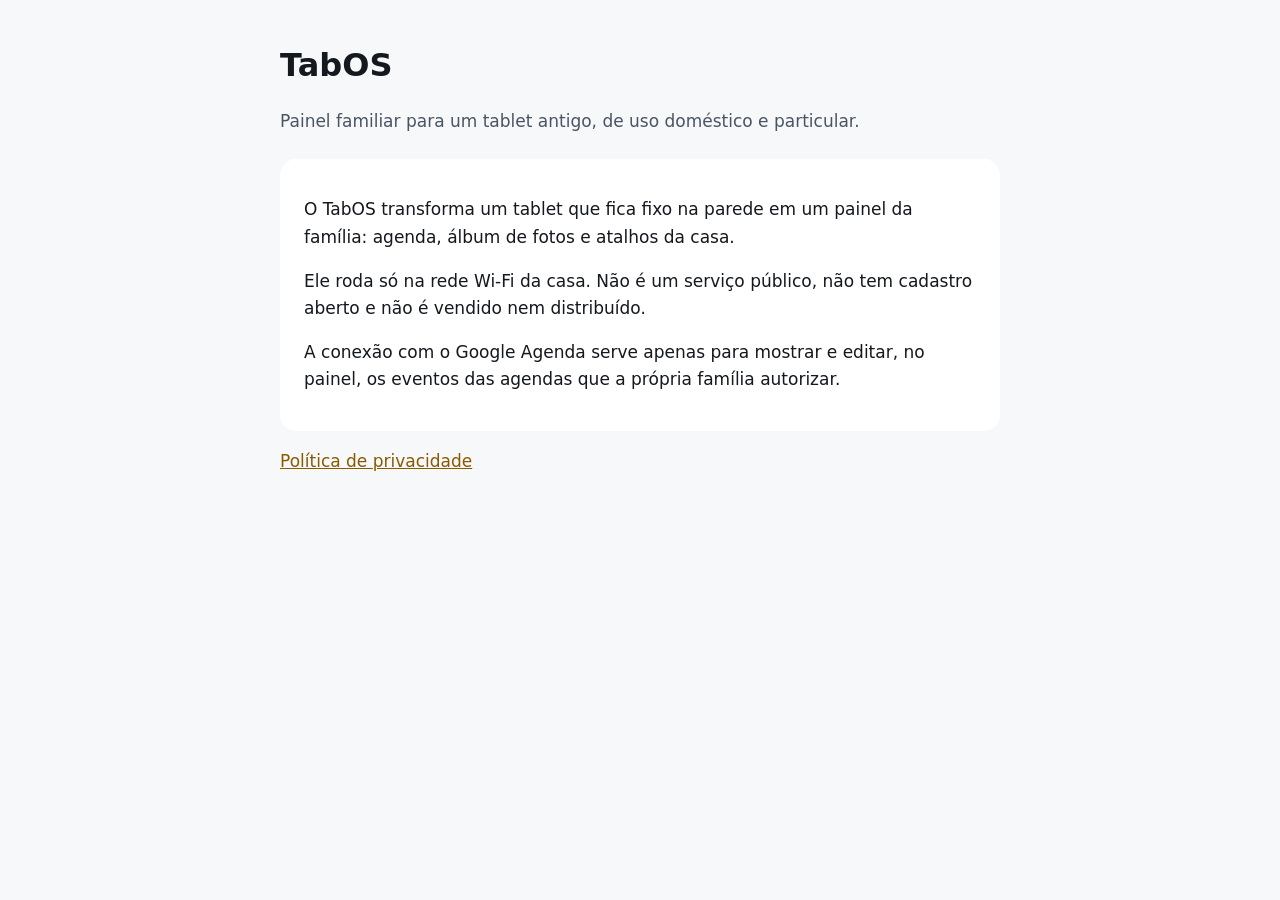
<file: index.html>
<!doctype html>
<html lang="pt-BR"><head><meta charset="utf-8"><meta name="viewport" content="width=device-width,initial-scale=1">
<title>TabOS</title><link rel="stylesheet" href="style.css"></head>
<body><main>
<h1>TabOS</h1>
<p class="muted">Painel familiar para um tablet antigo, de uso doméstico e particular.</p>
<div class="card">
<p>O TabOS transforma um tablet que fica fixo na parede em um painel da família: agenda, álbum de fotos e atalhos da casa.</p>
<p>Ele roda só na rede Wi-Fi da casa. Não é um serviço público, não tem cadastro aberto e não é vendido nem distribuído.</p>
<p>A conexão com o Google Agenda serve apenas para mostrar e editar, no painel, os eventos das agendas que a própria família autorizar.</p>
</div>
<p><a href="privacidade.html">Política de privacidade</a></p>
</main></body></html>
</file>
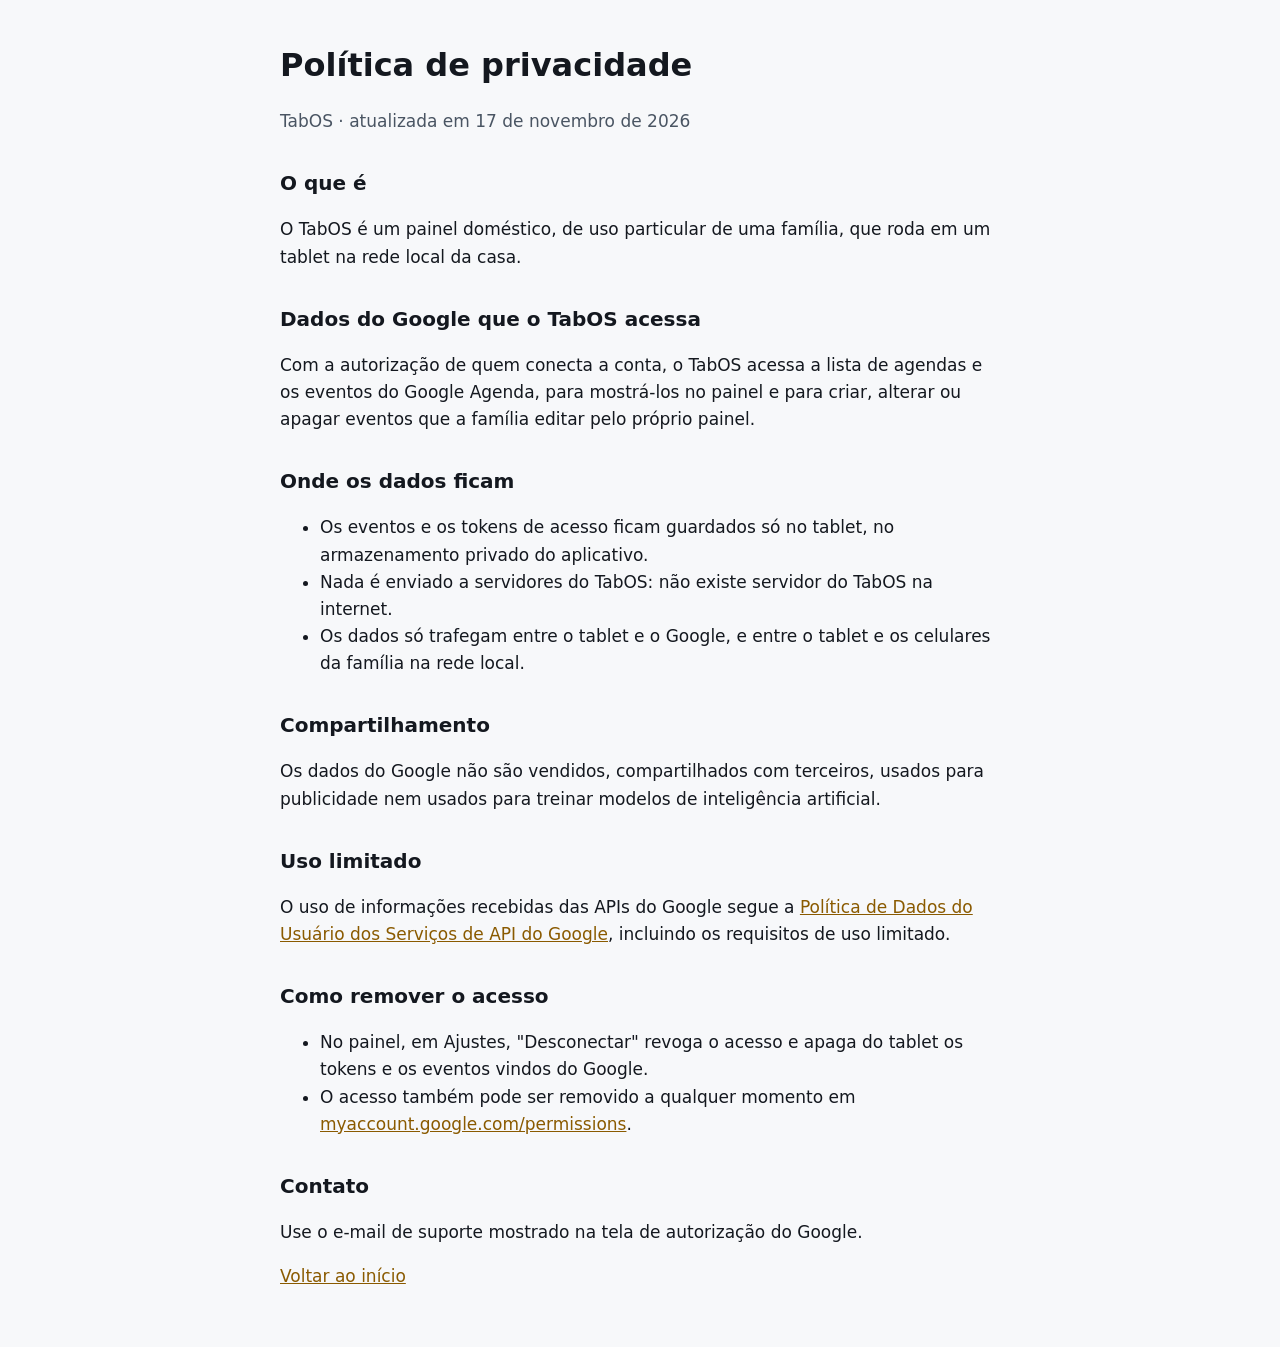
<file: privacidade.html>
<!doctype html>
<html lang="pt-BR"><head><meta charset="utf-8"><meta name="viewport" content="width=device-width,initial-scale=1">
<title>Privacidade do TabOS</title><link rel="stylesheet" href="style.css"></head>
<body><main>
<h1>Política de privacidade</h1>
<p class="muted">TabOS · atualizada em 17 de novembro de 2026</p>

<h2>O que é</h2>
<p>O TabOS é um painel doméstico, de uso particular de uma família, que roda em um tablet na rede local da casa.</p>

<h2>Dados do Google que o TabOS acessa</h2>
<p>Com a autorização de quem conecta a conta, o TabOS acessa a lista de agendas e os eventos do Google Agenda, para mostrá-los no painel e para criar, alterar ou apagar eventos que a família editar pelo próprio painel.</p>

<h2>Onde os dados ficam</h2>
<ul>
<li>Os eventos e os tokens de acesso ficam guardados só no tablet, no armazenamento privado do aplicativo.</li>
<li>Nada é enviado a servidores do TabOS: não existe servidor do TabOS na internet.</li>
<li>Os dados só trafegam entre o tablet e o Google, e entre o tablet e os celulares da família na rede local.</li>
</ul>

<h2>Compartilhamento</h2>
<p>Os dados do Google não são vendidos, compartilhados com terceiros, usados para publicidade nem usados para treinar modelos de inteligência artificial.</p>

<h2>Uso limitado</h2>
<p>O uso de informações recebidas das APIs do Google segue a <a href="https://developers.google.com/terms/api-services-user-data-policy">Política de Dados do Usuário dos Serviços de API do Google</a>, incluindo os requisitos de uso limitado.</p>

<h2>Como remover o acesso</h2>
<ul>
<li>No painel, em Ajustes, "Desconectar" revoga o acesso e apaga do tablet os tokens e os eventos vindos do Google.</li>
<li>O acesso também pode ser removido a qualquer momento em <a href="https://myaccount.google.com/permissions">myaccount.google.com/permissions</a>.</li>
</ul>

<h2>Contato</h2>
<p>Use o e-mail de suporte mostrado na tela de autorização do Google.</p>

<p><a href="index.html">Voltar ao início</a></p>
</main></body></html>
</file>
<file: style.css>
:root{--bg:#0E1116;--surface:#1A1F27;--text:#F2F4F7;--muted:#9AA4B2;--accent:#F5B83D}
@media (prefers-color-scheme: light){:root{--bg:#F7F8FA;--surface:#FFFFFF;--text:#14181F;--muted:#4A5563;--accent:#8A5A00}}
body{margin:0;background:var(--bg);color:var(--text);font:17px/1.6 system-ui,-apple-system,"Segoe UI",Roboto,sans-serif}
main{max-width:720px;margin:0 auto;padding:40px 16px}
h1{font-size:2rem;margin:0 0 8px}h2{margin-top:32px;font-size:1.25rem}
p,li{color:var(--text)}.muted{color:var(--muted)}a{color:var(--accent)}
.card{background:var(--surface);border-radius:16px;padding:20px 24px;margin-top:24px}
</file>
